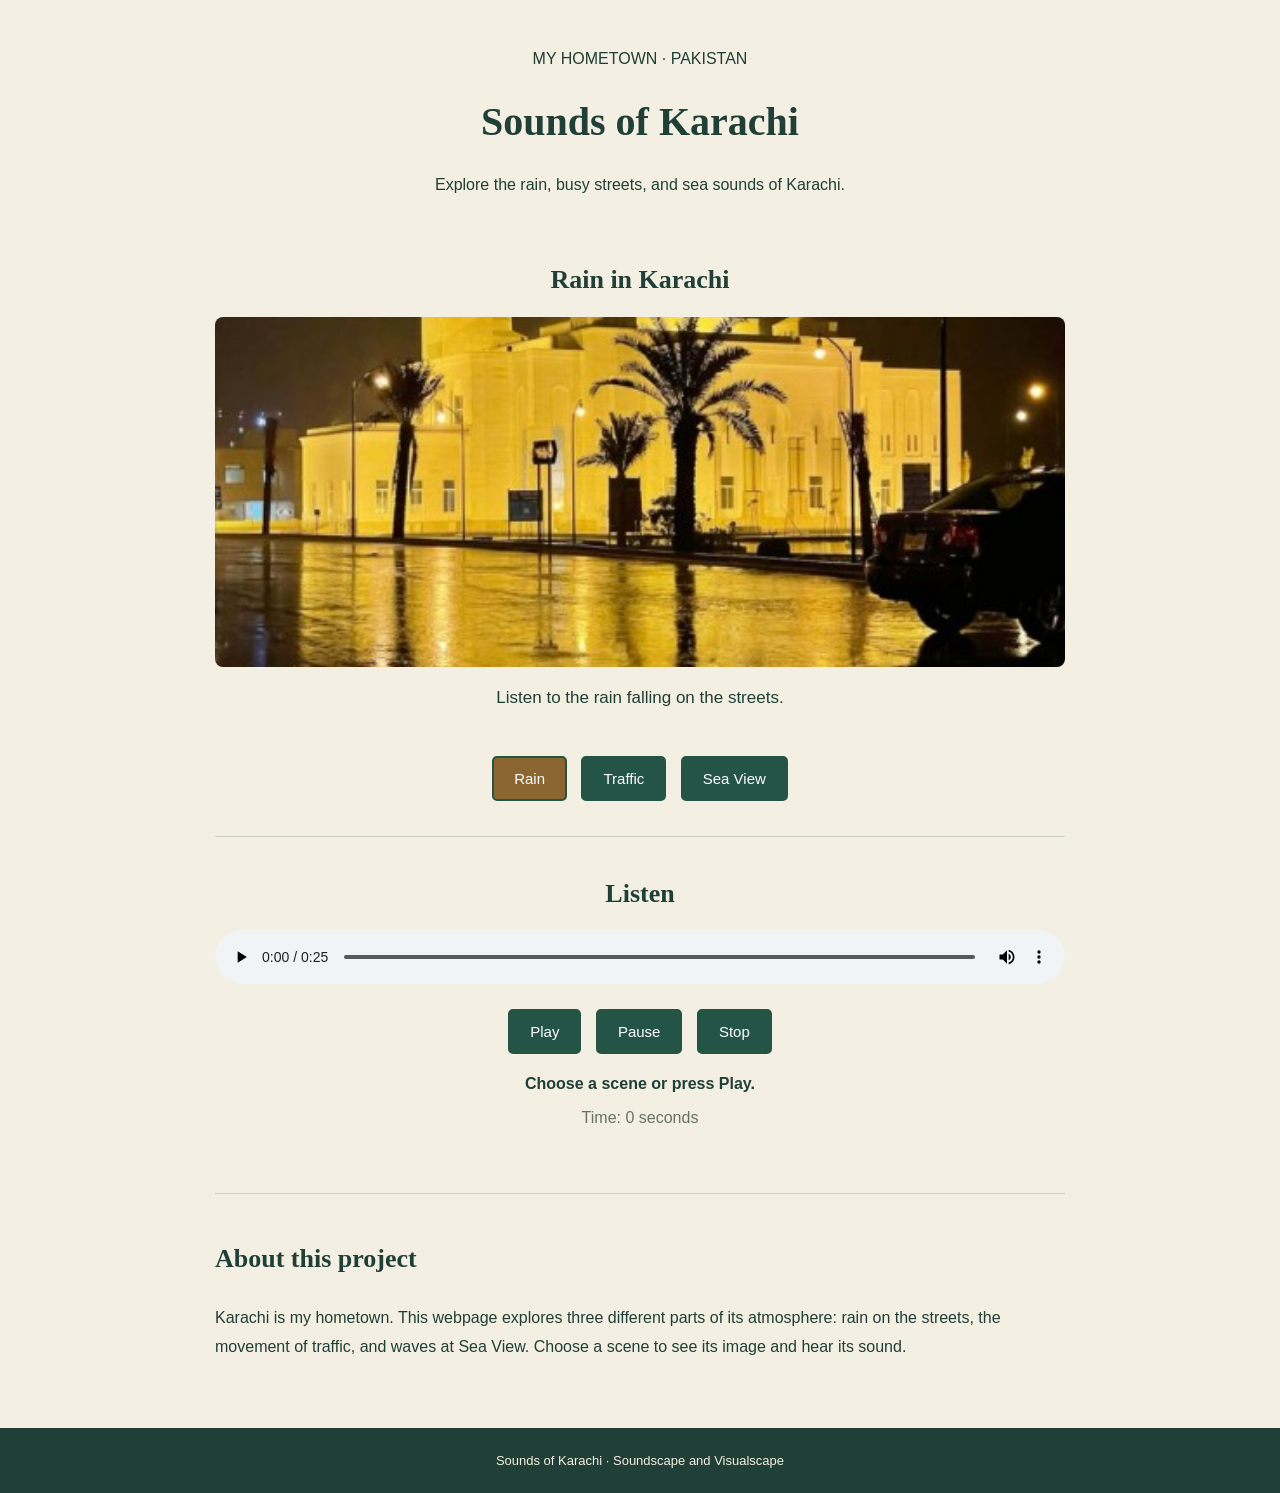
<file: index.html>
<!doctype html>
<html lang="en">
<head>
    <meta charset="UTF-8">
    <meta name="viewport" content="width=device-width, initial-scale=1.0">
    <title>Sounds of Karachi</title>
    <link rel="stylesheet" href="css/style.css">
</head>

<body>
    <header>
        <p>MY HOMETOWN · PAKISTAN</p>
        <h1>Sounds of Karachi</h1>
        <p>Explore the rain, busy streets, and sea sounds of Karachi.</p>
    </header>

    <main>
        <h2 id="sceneTitle">Rain in Karachi</h2>

        <div class="pictures">
            <img id="rainImage" class="scenePicture"
                 src="images/rain.jpg"
                 alt="Rain in Karachi">

            <img id="trafficImage" class="scenePicture"
                 src="images/traffic .jpg"
                 alt="Traffic in Karachi">

            <img id="seaImage" class="scenePicture"
                 src="images/seaview.jpg"
                 alt="The sea at Karachi Sea View">
        </div>

        <p id="caption">Listen to the rain falling on the streets.</p>

        <div class="sceneButtons">
            <button id="rainBtn" class="sceneBtn">Rain</button>
            <button id="trafficBtn" class="sceneBtn">Traffic</button>
            <button id="seaBtn" class="sceneBtn">Sea View</button>
        </div>

        <section>
            <h2>Listen</h2>

            <audio id="player" controls preload="metadata"
                   src="audio/rain.mp3">
                Your browser does not support audio.
            </audio>

            <div class="controls">
                <button id="playBtn">Play</button>
                <button id="pauseBtn">Pause</button>
                <button id="stopBtn">Stop</button>
            </div>

            <p id="message" aria-live="polite">
                Choose a scene or press Play.
            </p>

            <p id="time">Time: 0 seconds</p>
        </section>

        <section class="about">
            <h2>About this project</h2>
            <p>
                Karachi is my hometown. This webpage explores three
                different parts of its atmosphere: rain on the streets,
                the movement of traffic, and waves at Sea View.
                Choose a scene to see its image and hear its sound.
            </p>
        </section>
    </main>

    <footer>
        Sounds of Karachi · Soundscape and Visualscape
    </footer>

    <script src="js/script.js"></script>
</body>
</html>
</file>
<file: css/style.css>
body {
    margin: 0;
    background-color: #f4efe3;
    color: #203f36;
    font-family: Arial, sans-serif;
    text-align: center;
}

header {
    padding: 30px 20px;
}

header p {
    line-height: 1.6;
}

h1 {
    font-family: Georgia, serif;
    font-size: 40px;
}

h2 {
    font-family: Georgia, serif;
    font-size: 26px;
}

main {
    width: 90%;
    max-width: 850px;
    margin: 0 auto;
}

.scenePicture {
    display: none;
    width: 100%;
    height: 350px;
    object-fit: cover;
    border-radius: 8px;
}

#rainImage {
    display: block;
}

#caption {
    font-size: 17px;
    line-height: 1.6;
    min-height: 50px;
}

button {
    background-color: #245446;
    color: white;
    border: 2px solid #245446;
    border-radius: 5px;
    padding: 12px 20px;
    margin: 5px;
    font-size: 15px;
    cursor: pointer;
}

button:hover {
    background-color: #3c705b;
}

button:focus {
    outline: 3px solid #b68c3c;
    outline-offset: 3px;
}

audio {
    display: block;
    width: 100%;
    margin: 20px 0;
}

section {
    border-top: 1px solid #cbd1bf;
    margin-top: 30px;
    padding: 20px 0;
}

#message {
    font-weight: bold;
}

#time {
    color: #667365;
}

.about {
    text-align: left;
    line-height: 1.8;
}

footer {
    margin-top: 30px;
    padding: 25px 15px;
    background-color: #203f36;
    color: #f4efe3;
    font-size: 13px;
}
</file>
